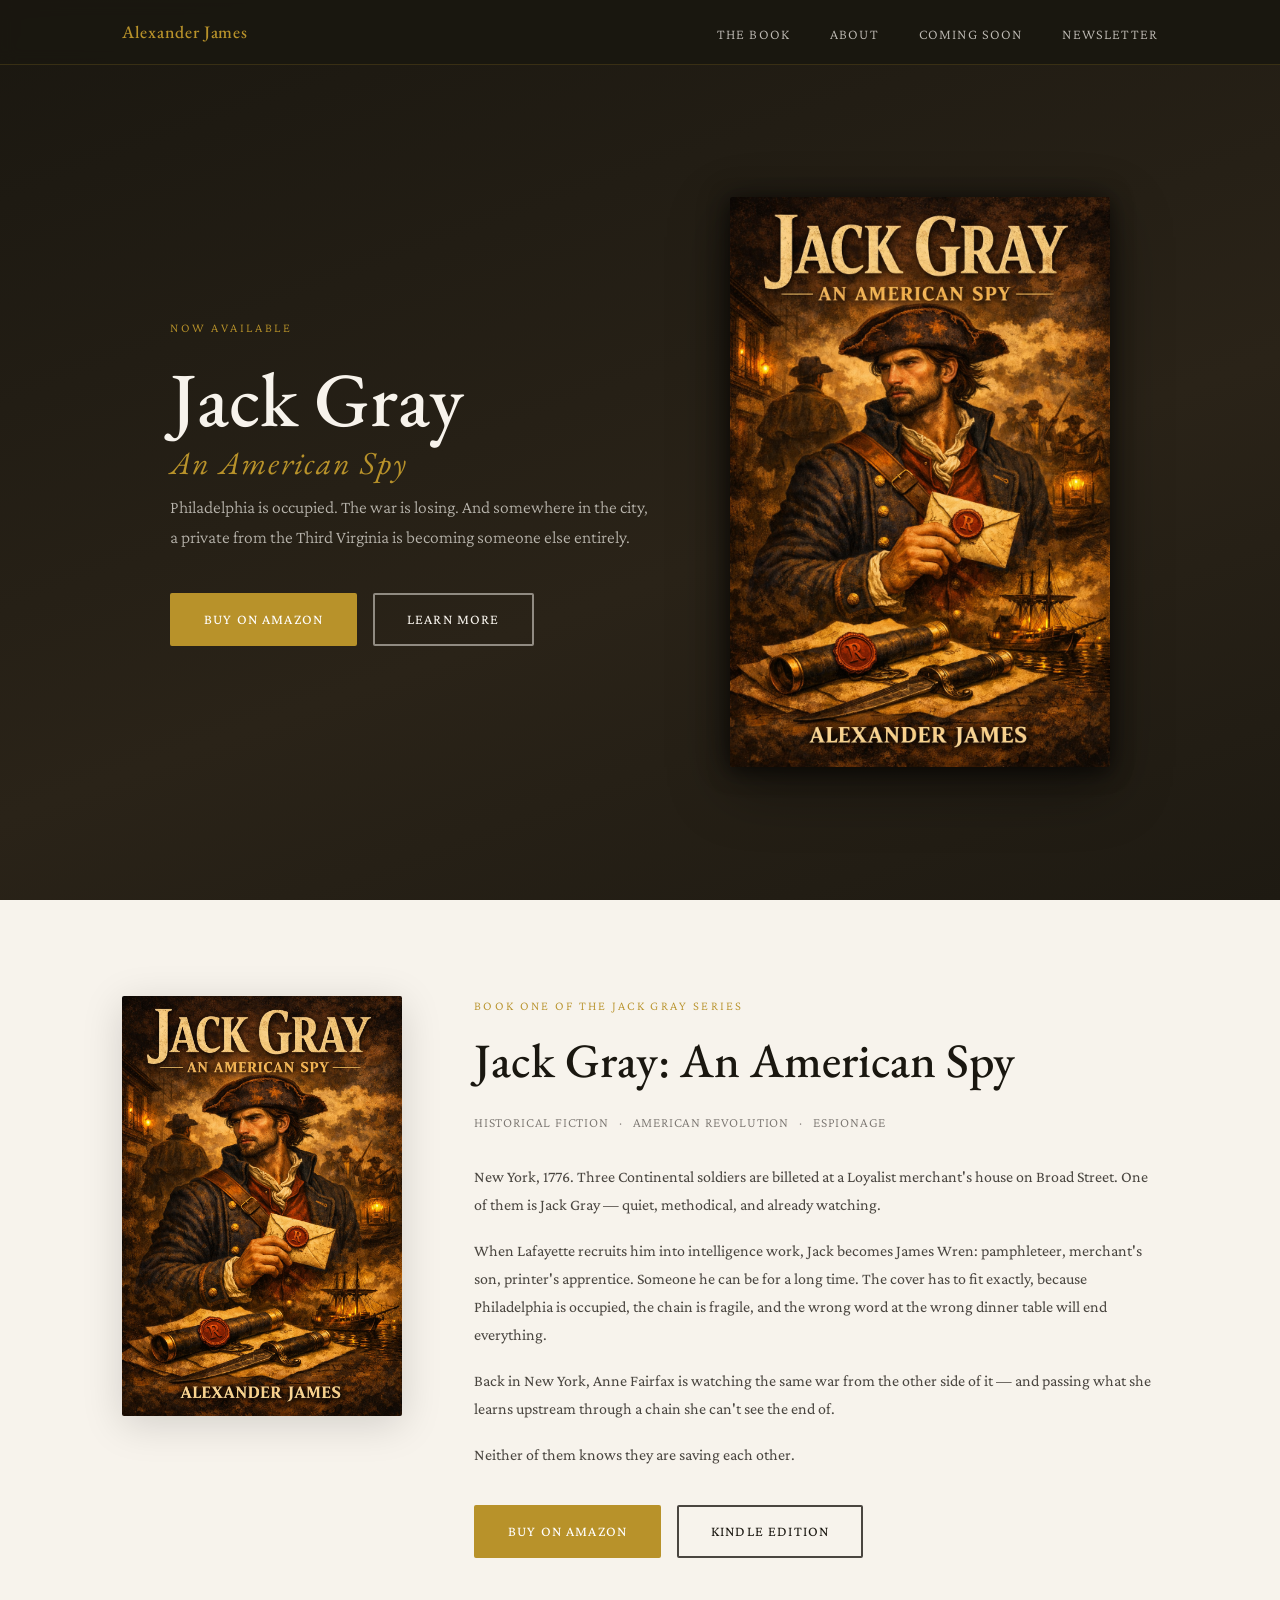
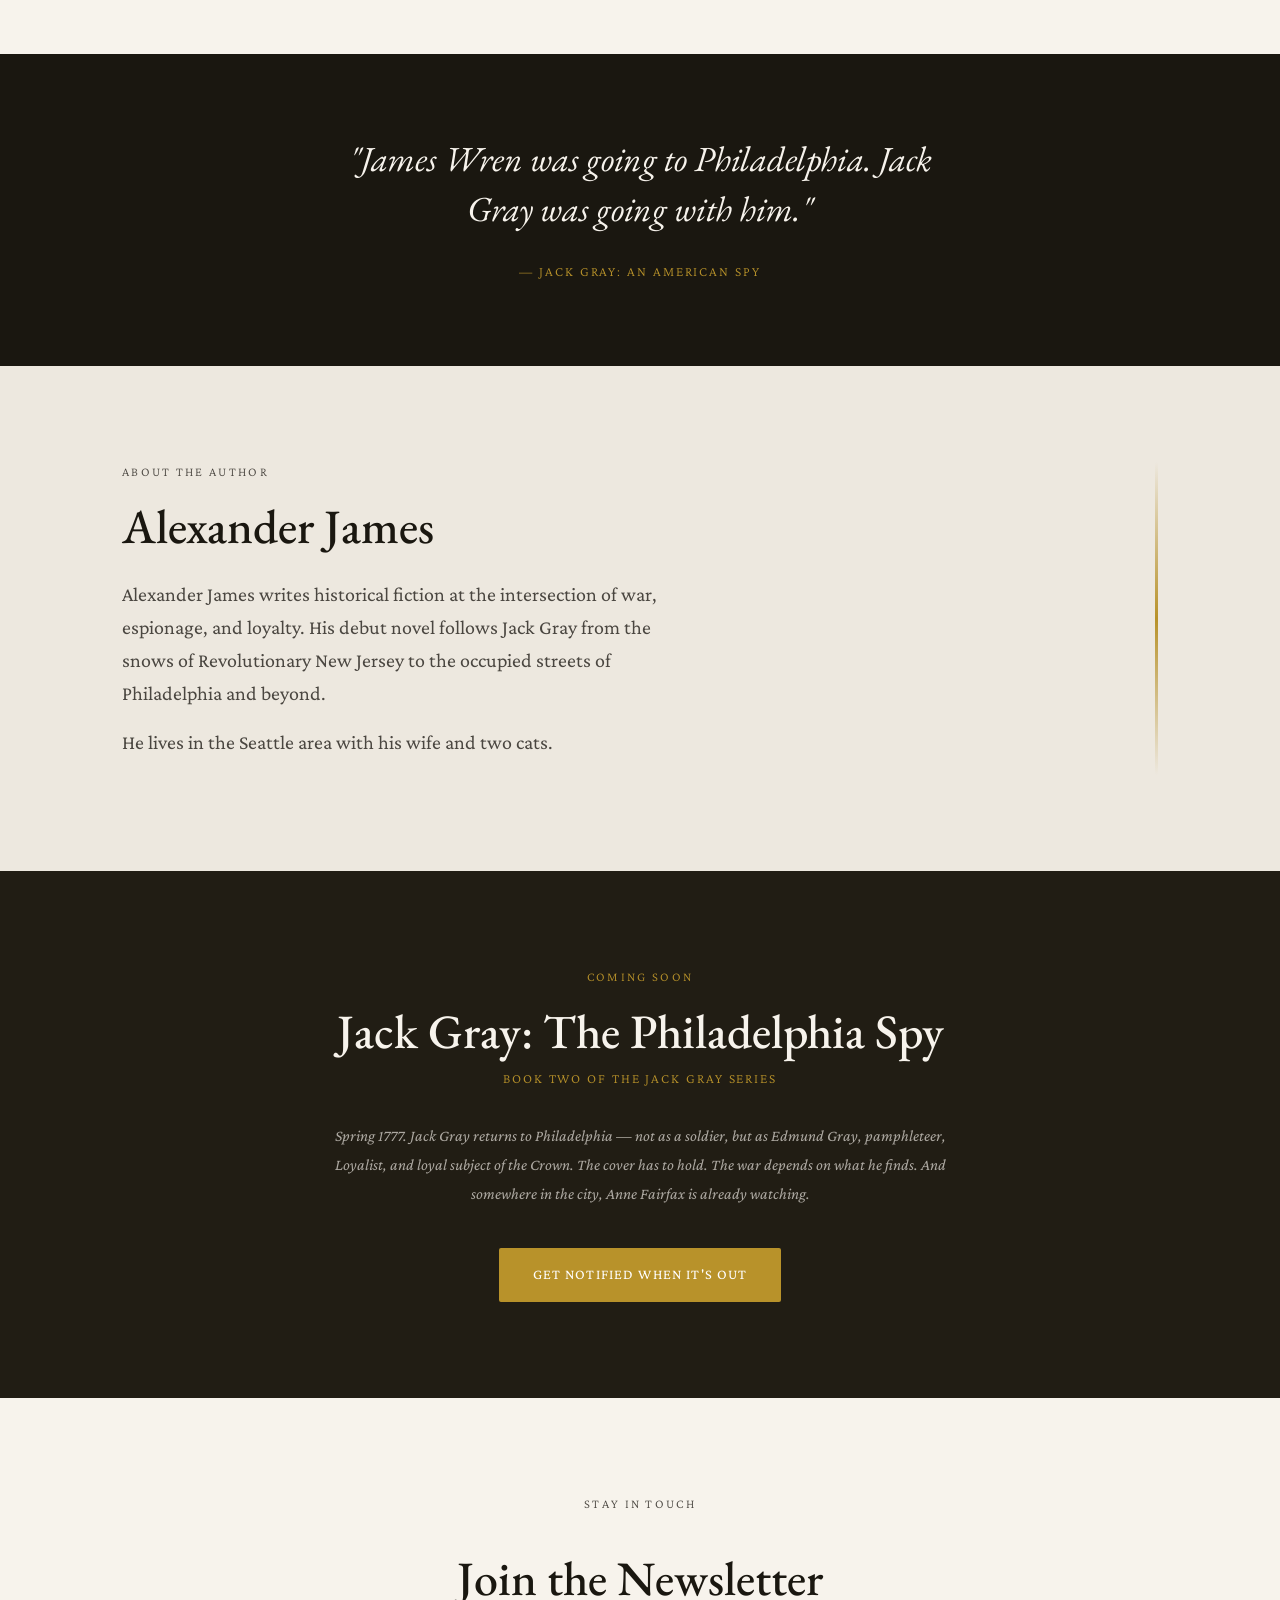
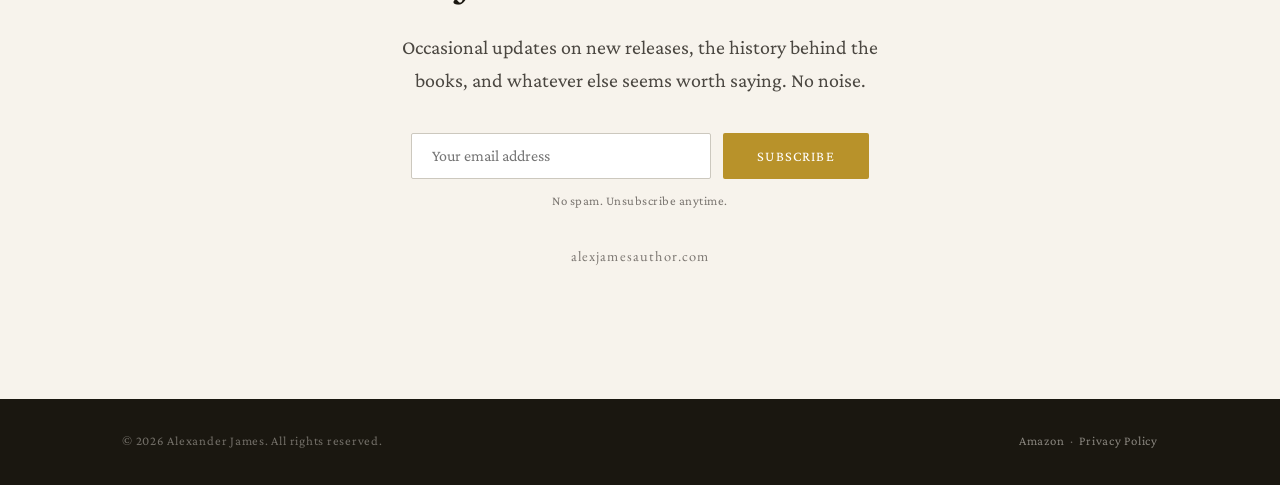
<file: index.html>
<!DOCTYPE html>
<html lang="en">
<head>
  <meta charset="UTF-8" />
  <meta name="viewport" content="width=device-width, initial-scale=1.0" />
  <title>Alexander James — Author</title>
  <meta name="description" content="Alexander James writes historical fiction at the intersection of war, espionage, and loyalty. Home of the Jack Gray series." />
  <link rel="preconnect" href="https://fonts.googleapis.com" />
  <link rel="preconnect" href="https://fonts.gstatic.com" crossorigin />
  <link href="https://fonts.googleapis.com/css2?family=EB+Garamond:ital,wght@0,400;0,500;0,600;1,400;1,500&family=Crimson+Pro:ital,wght@0,300;0,400;1,300;1,400&display=swap" rel="stylesheet" />
  <link rel="stylesheet" href="style.css" />
</head>
<body>

  <!-- NAV -->
  <nav id="nav">
    <div class="nav-inner">
      <a class="nav-logo" href="#top">Alexander James</a>
      <ul class="nav-links">
        <li><a href="#book">The Book</a></li>
        <li><a href="#about">About</a></li>
        <li><a href="#next">Coming Soon</a></li>
        <li><a href="#contact">Newsletter</a></li>
      </ul>
      <button class="nav-toggle" aria-label="Toggle menu">&#9776;</button>
    </div>
  </nav>

  <!-- HERO -->
  <section id="top" class="hero">
    <div class="hero-inner">
      <div class="hero-text">
        <p class="hero-eyebrow">Now Available</p>
        <h1 class="hero-title">Jack Gray<br><span>An American Spy</span></h1>
        <p class="hero-sub">Philadelphia is occupied. The war is losing. And somewhere in the city, a private from the Third Virginia is becoming someone else entirely.</p>
        <div class="hero-buttons">
          <a class="btn btn-primary" href="https://www.amazon.com" target="_blank" rel="noopener">Buy on Amazon</a>
          <a class="btn btn-secondary" href="#book">Learn More</a>
        </div>
      </div>
      <div class="hero-cover">
        <img src="images/cover.png" alt="Jack Gray — An American Spy book cover" />
      </div>
    </div>
  </section>

  <!-- BOOK -->
  <section id="book" class="book-section">
    <div class="section-inner">
      <div class="book-cover-col">
        <img src="images/cover.png" alt="Jack Gray — An American Spy" class="book-cover-img" />
      </div>
      <div class="book-text-col">
        <p class="section-label">Book One of the Jack Gray Series</p>
        <h2>Jack Gray: An American Spy</h2>
        <div class="book-meta">
          <span>Historical Fiction</span>
          <span>&middot;</span>
          <span>American Revolution</span>
          <span>&middot;</span>
          <span>Espionage</span>
        </div>
        <div class="book-description">
          <p>New York, 1776. Three Continental soldiers are billeted at a Loyalist merchant's house on Broad Street. One of them is Jack Gray — quiet, methodical, and already watching.</p>
          <p>When Lafayette recruits him into intelligence work, Jack becomes James Wren: pamphleteer, merchant's son, printer's apprentice. Someone he can be for a long time. The cover has to fit exactly, because Philadelphia is occupied, the chain is fragile, and the wrong word at the wrong dinner table will end everything.</p>
          <p>Back in New York, Anne Fairfax is watching the same war from the other side of it — and passing what she learns upstream through a chain she can't see the end of.</p>
          <p>Neither of them knows they are saving each other.</p>
        </div>
        <div class="book-buttons">
          <a class="btn btn-primary" href="https://www.amazon.com" target="_blank" rel="noopener">Buy on Amazon</a>
          <a class="btn btn-outline" href="https://www.amazon.com" target="_blank" rel="noopener">Kindle Edition</a>
        </div>
      </div>
    </div>
  </section>

  <!-- PULL QUOTE -->
  <section class="quote-section">
    <div class="section-inner section-inner--narrow">
      <blockquote>
        <p>"James Wren was going to Philadelphia. Jack Gray was going with him."</p>
        <cite>— Jack Gray: An American Spy</cite>
      </blockquote>
    </div>
  </section>

  <!-- ABOUT -->
  <section id="about" class="about-section">
    <div class="section-inner about-inner">
      <div class="about-text">
        <p class="section-label">About the Author</p>
        <h2>Alexander James</h2>
        <p>Alexander James writes historical fiction at the intersection of war, espionage, and loyalty. His debut novel follows Jack Gray from the snows of Revolutionary New Jersey to the occupied streets of Philadelphia and beyond.</p>
        <p>He lives in the Seattle area with his wife and two cats.</p>
      </div>
      <div class="about-divider"></div>
    </div>
  </section>

  <!-- COMING SOON -->
  <section id="next" class="next-section">
    <div class="section-inner next-inner">
      <p class="section-label">Coming Soon</p>
      <h2>Jack Gray: The Philadelphia Spy</h2>
      <p class="next-sub">Book Two of the Jack Gray Series</p>
      <p class="next-description">Spring 1777. Jack Gray returns to Philadelphia — not as a soldier, but as Edmund Gray, pamphleteer, Loyalist, and loyal subject of the Crown. The cover has to hold. The war depends on what he finds. And somewhere in the city, Anne Fairfax is already watching.</p>
      <a class="btn btn-primary" href="#contact">Get notified when it's out</a>
    </div>
  </section>

  <!-- NEWSLETTER -->
  <section id="contact" class="newsletter-section">
    <div class="section-inner section-inner--narrow">
      <p class="section-label">Stay in Touch</p>
      <h2>Join the Newsletter</h2>
      <p>Occasional updates on new releases, the history behind the books, and whatever else seems worth saying. No noise.</p>
      <form class="newsletter-form" action="#" method="post">
        <div class="form-row">
          <input type="email" name="email" placeholder="Your email address" required aria-label="Email address" />
          <button type="submit" class="btn btn-primary">Subscribe</button>
        </div>
        <p class="form-note">No spam. Unsubscribe anytime.</p>
      </form>
      <p class="contact-site">alexjamesauthor.com</p>
    </div>
  </section>

  <!-- FOOTER -->
  <footer class="site-footer">
    <div class="footer-inner">
      <p>&copy; 2026 Alexander James. All rights reserved.</p>
      <p class="footer-links">
        <a href="https://www.amazon.com" target="_blank" rel="noopener">Amazon</a> &nbsp;&middot;&nbsp;
        <a href="privacy.html">Privacy Policy</a>
      </p>
    </div>
  </footer>

  <script src="script.js"></script>
</body>
</html>
</file>
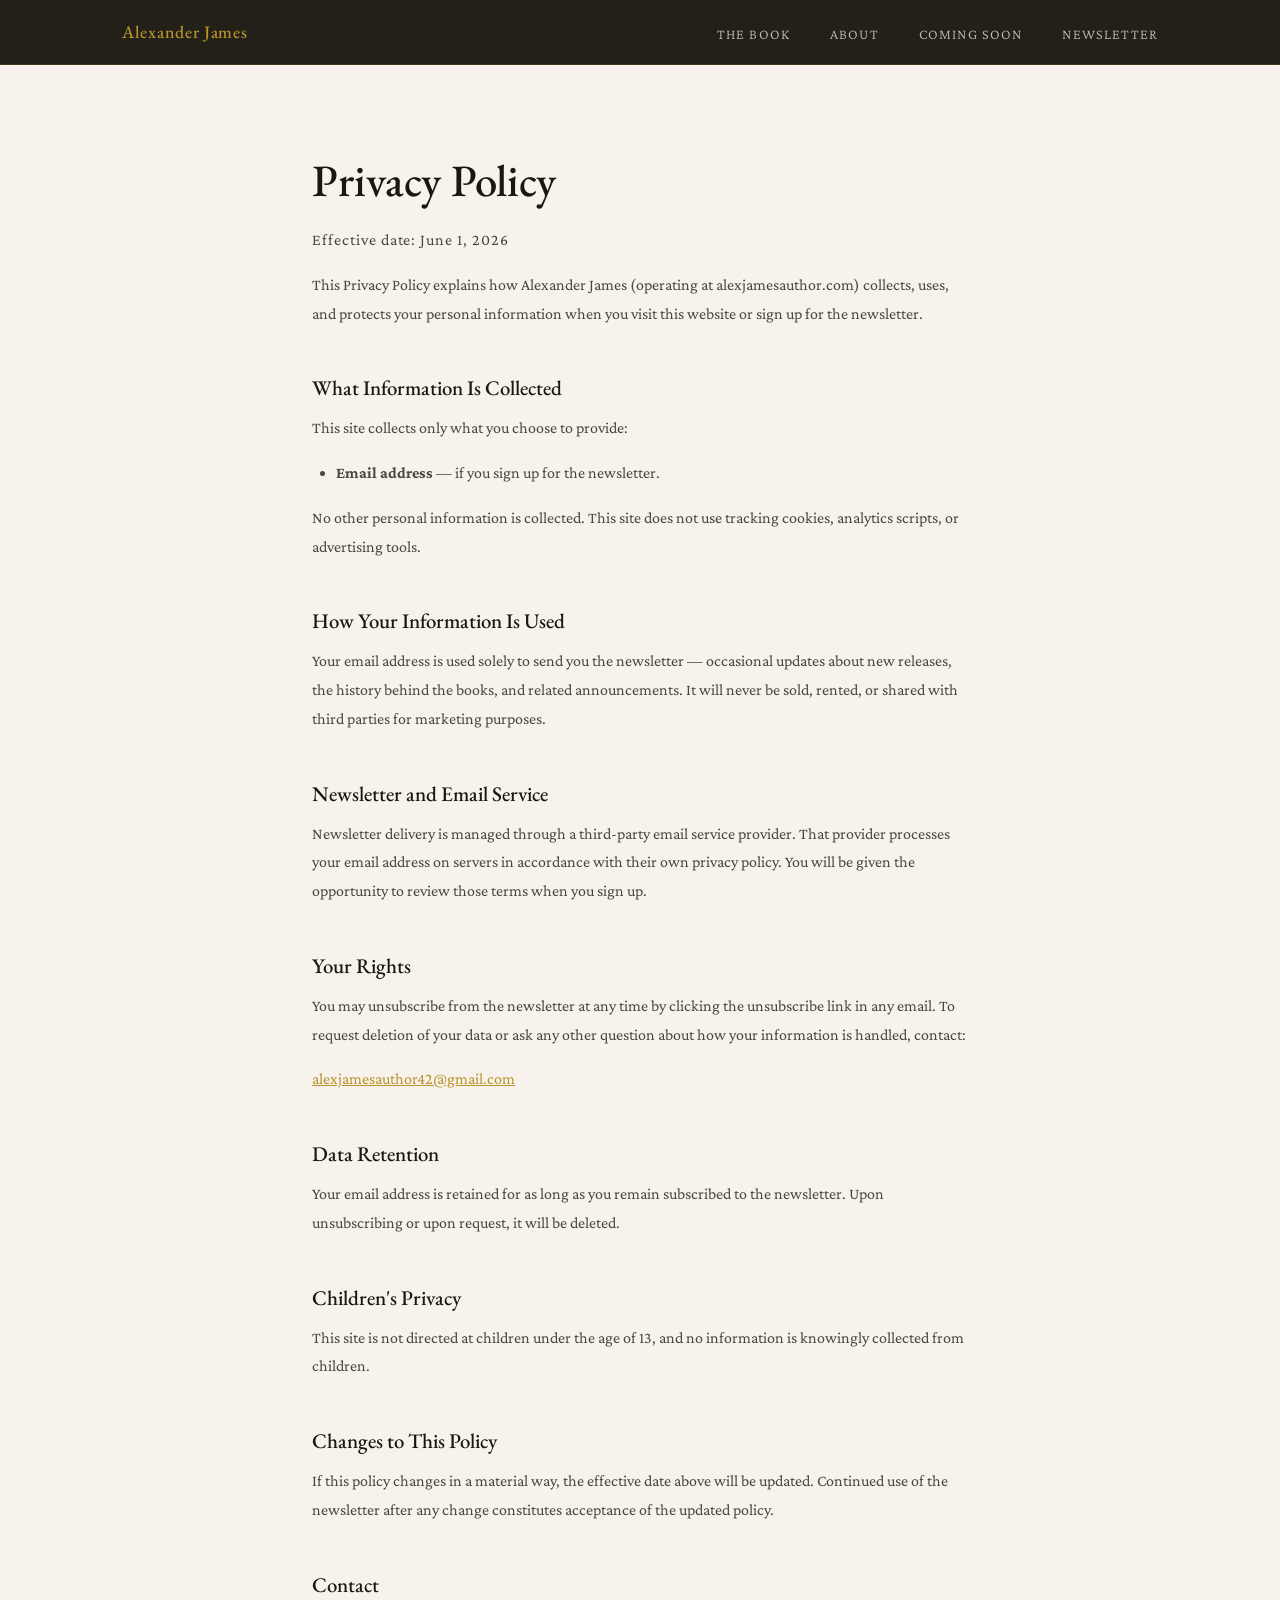
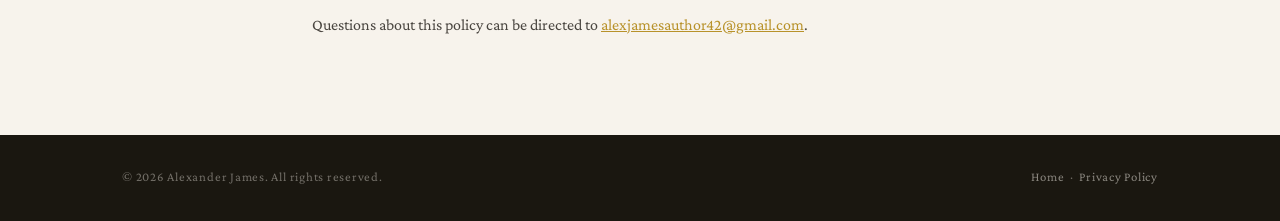
<file: privacy.html>
<!DOCTYPE html>
<html lang="en">
<head>
  <meta charset="UTF-8" />
  <meta name="viewport" content="width=device-width, initial-scale=1.0" />
  <title>Privacy Policy — Alexander James</title>
  <link rel="preconnect" href="https://fonts.googleapis.com" />
  <link rel="preconnect" href="https://fonts.gstatic.com" crossorigin />
  <link href="https://fonts.googleapis.com/css2?family=EB+Garamond:ital,wght@0,400;0,500;0,600;1,400;1,500&family=Crimson+Pro:ital,wght@0,300;0,400;1,300;1,400&display=swap" rel="stylesheet" />
  <link rel="stylesheet" href="style.css" />
  <style>
    .policy-page {
      padding-top: 64px;
      min-height: 100vh;
      background: var(--parchment);
    }
    .policy-inner {
      max-width: 720px;
      margin: 0 auto;
      padding: 80px 32px;
    }
    .policy-inner h1 {
      font-family: var(--font-serif);
      font-size: clamp(2rem, 4vw, 2.8rem);
      font-weight: 500;
      color: var(--ink);
      margin-bottom: 8px;
    }
    .policy-date {
      font-size: 0.85rem;
      color: var(--ink-muted);
      letter-spacing: 0.06em;
      margin-bottom: 56px;
    }
    .policy-inner h2 {
      font-family: var(--font-serif);
      font-size: 1.3rem;
      font-weight: 500;
      color: var(--ink);
      margin-top: 48px;
      margin-bottom: 14px;
    }
    .policy-inner p {
      color: var(--ink-light);
      font-size: 1rem;
      line-height: 1.8;
      margin-bottom: 16px;
    }
    .policy-inner ul {
      color: var(--ink-light);
      font-size: 1rem;
      line-height: 1.8;
      margin-bottom: 16px;
      padding-left: 24px;
    }
    .policy-inner ul li { margin-bottom: 8px; }
    .policy-inner a { color: var(--gold); text-decoration: underline; }
    .policy-inner a:hover { color: var(--gold-dark); }
  </style>
</head>
<body>

  <nav id="nav">
    <div class="nav-inner">
      <a class="nav-logo" href="index.html">Alexander James</a>
      <ul class="nav-links">
        <li><a href="index.html#book">The Book</a></li>
        <li><a href="index.html#about">About</a></li>
        <li><a href="index.html#next">Coming Soon</a></li>
        <li><a href="index.html#contact">Newsletter</a></li>
      </ul>
      <button class="nav-toggle" aria-label="Toggle menu">&#9776;</button>
    </div>
  </nav>

  <div class="policy-page">
    <div class="policy-inner">
      <h1>Privacy Policy</h1>
      <p class="policy-date">Effective date: June 1, 2026</p>

      <p>This Privacy Policy explains how Alexander James (operating at alexjamesauthor.com) collects, uses, and protects your personal information when you visit this website or sign up for the newsletter.</p>

      <h2>What Information Is Collected</h2>
      <p>This site collects only what you choose to provide:</p>
      <ul>
        <li><strong>Email address</strong> — if you sign up for the newsletter.</li>
      </ul>
      <p>No other personal information is collected. This site does not use tracking cookies, analytics scripts, or advertising tools.</p>

      <h2>How Your Information Is Used</h2>
      <p>Your email address is used solely to send you the newsletter — occasional updates about new releases, the history behind the books, and related announcements. It will never be sold, rented, or shared with third parties for marketing purposes.</p>

      <h2>Newsletter and Email Service</h2>
      <p>Newsletter delivery is managed through a third-party email service provider. That provider processes your email address on servers in accordance with their own privacy policy. You will be given the opportunity to review those terms when you sign up.</p>

      <h2>Your Rights</h2>
      <p>You may unsubscribe from the newsletter at any time by clicking the unsubscribe link in any email. To request deletion of your data or ask any other question about how your information is handled, contact:</p>
      <p><a href="mailto:alexjamesauthor42@gmail.com">alexjamesauthor42@gmail.com</a></p>

      <h2>Data Retention</h2>
      <p>Your email address is retained for as long as you remain subscribed to the newsletter. Upon unsubscribing or upon request, it will be deleted.</p>

      <h2>Children's Privacy</h2>
      <p>This site is not directed at children under the age of 13, and no information is knowingly collected from children.</p>

      <h2>Changes to This Policy</h2>
      <p>If this policy changes in a material way, the effective date above will be updated. Continued use of the newsletter after any change constitutes acceptance of the updated policy.</p>

      <h2>Contact</h2>
      <p>Questions about this policy can be directed to <a href="mailto:alexjamesauthor42@gmail.com">alexjamesauthor42@gmail.com</a>.</p>
    </div>
  </div>

  <footer class="site-footer">
    <div class="footer-inner">
      <p>&copy; 2026 Alexander James. All rights reserved.</p>
      <p class="footer-links">
        <a href="index.html">Home</a> &nbsp;&middot;&nbsp;
        <a href="privacy.html">Privacy Policy</a>
      </p>
    </div>
  </footer>

  <script src="script.js"></script>
</body>
</html>
</file>
<file: style.css>
/* ============================================================
   BASE
   ============================================================ */
*, *::before, *::after { box-sizing: border-box; margin: 0; padding: 0; }

:root {
  --ink:        #1a1710;
  --ink-light:  #4a4640;
  --ink-muted:  #7a7570;
  --parchment:  #f7f3ec;
  --parchment-dark: #ede8df;
  --gold:       #b8922a;
  --gold-dark:  #8a6a18;
  --red:        #7a2020;
  --white:      #ffffff;

  --font-serif: 'EB Garamond', Georgia, serif;
  --font-body:  'Crimson Pro', Georgia, serif;

  --max-w: 1100px;
  --section-pad: 96px;
}

html { scroll-behavior: smooth; }

body {
  font-family: var(--font-body);
  font-size: 20px;
  line-height: 1.65;
  color: var(--ink);
  background: var(--parchment);
}

img { display: block; max-width: 100%; height: auto; }
a { color: inherit; text-decoration: none; }

/* ============================================================
   NAV
   ============================================================ */
#nav {
  position: fixed;
  top: 0; left: 0; right: 0;
  z-index: 100;
  background: rgba(26, 23, 16, 0.96);
  backdrop-filter: blur(8px);
  border-bottom: 1px solid rgba(184, 146, 42, 0.2);
}

.nav-inner {
  max-width: var(--max-w);
  margin: 0 auto;
  padding: 0 32px;
  height: 64px;
  display: flex;
  align-items: center;
  justify-content: space-between;
}

.nav-logo {
  font-family: var(--font-serif);
  font-size: 1.1rem;
  font-weight: 500;
  color: var(--gold);
  letter-spacing: 0.04em;
}

.nav-links {
  list-style: none;
  display: flex;
  gap: 40px;
}

.nav-links a {
  font-family: var(--font-body);
  font-size: 0.9rem;
  font-weight: 300;
  color: rgba(247, 243, 236, 0.75);
  letter-spacing: 0.08em;
  text-transform: uppercase;
  transition: color 0.2s;
}

.nav-links a:hover { color: var(--gold); }

.nav-toggle {
  display: none;
  background: none;
  border: none;
  color: var(--parchment);
  font-size: 1.5rem;
  cursor: pointer;
}

/* ============================================================
   BUTTONS
   ============================================================ */
.btn {
  display: inline-block;
  padding: 13px 32px;
  font-family: var(--font-body);
  font-size: 0.9rem;
  font-weight: 400;
  letter-spacing: 0.08em;
  text-transform: uppercase;
  border-radius: 2px;
  transition: background 0.2s, color 0.2s, border-color 0.2s;
  cursor: pointer;
}

.btn-primary {
  background: var(--gold);
  color: var(--white);
  border: 2px solid var(--gold);
}
.btn-primary:hover {
  background: var(--gold-dark);
  border-color: var(--gold-dark);
}

.btn-secondary {
  background: transparent;
  color: var(--parchment);
  border: 2px solid rgba(247, 243, 236, 0.5);
}
.btn-secondary:hover {
  border-color: var(--parchment);
}

.btn-outline {
  background: transparent;
  color: var(--ink);
  border: 2px solid var(--ink-light);
}
.btn-outline:hover {
  border-color: var(--ink);
}

/* ============================================================
   SECTION LAYOUT
   ============================================================ */
.section-inner {
  max-width: var(--max-w);
  margin: 0 auto;
  padding: 0 32px;
}

.section-inner--narrow {
  max-width: 700px;
}

.section-label {
  font-family: var(--font-body);
  font-size: 0.8rem;
  font-weight: 300;
  letter-spacing: 0.18em;
  text-transform: uppercase;
  color: var(--gold);
  margin-bottom: 16px;
}

h2 {
  font-family: var(--font-serif);
  font-size: clamp(2rem, 4vw, 3rem);
  font-weight: 500;
  line-height: 1.15;
  color: var(--ink);
  margin-bottom: 24px;
}

/* ============================================================
   HERO
   ============================================================ */
.hero {
  min-height: 100vh;
  background: linear-gradient(160deg, #1a1710 0%, #2a2318 60%, #1e1a12 100%);
  display: flex;
  align-items: center;
  padding-top: 64px;
}

.hero-inner {
  max-width: var(--max-w);
  margin: 0 auto;
  padding: 80px 32px;
  display: grid;
  grid-template-columns: 1fr 380px;
  gap: 80px;
  align-items: center;
}

.hero-eyebrow {
  font-family: var(--font-body);
  font-size: 0.8rem;
  font-weight: 300;
  letter-spacing: 0.2em;
  text-transform: uppercase;
  color: var(--gold);
  margin-bottom: 20px;
}

.hero-title {
  font-family: var(--font-serif);
  font-size: clamp(3rem, 6vw, 5rem);
  font-weight: 500;
  line-height: 1.05;
  color: var(--parchment);
  margin-bottom: 12px;
}

.hero-title span {
  font-size: clamp(1.4rem, 2.5vw, 2rem);
  font-weight: 400;
  font-style: italic;
  color: var(--gold);
  display: block;
  margin-top: 8px;
  letter-spacing: 0.06em;
}

.hero-sub {
  font-family: var(--font-body);
  font-size: 1.1rem;
  font-weight: 300;
  color: rgba(247, 243, 236, 0.7);
  line-height: 1.7;
  margin-bottom: 40px;
  max-width: 480px;
}

.hero-buttons { display: flex; gap: 16px; flex-wrap: wrap; }

.hero-cover {
  position: relative;
}

.hero-cover img {
  width: 100%;
  border-radius: 2px;
  box-shadow:
    0 4px 20px rgba(0,0,0,0.5),
    0 20px 60px rgba(0,0,0,0.4),
    -4px 0 30px rgba(0,0,0,0.3);
}

/* ============================================================
   BOOK SECTION
   ============================================================ */
.book-section {
  padding: var(--section-pad) 0;
  background: var(--parchment);
}

.book-section .section-inner {
  display: grid;
  grid-template-columns: 280px 1fr;
  gap: 72px;
  align-items: start;
}

.book-cover-col img {
  width: 100%;
  box-shadow: 0 8px 40px rgba(0,0,0,0.15);
  border-radius: 2px;
}

.book-meta {
  display: flex;
  gap: 10px;
  font-size: 0.85rem;
  letter-spacing: 0.06em;
  color: var(--ink-muted);
  margin-bottom: 28px;
  font-weight: 300;
  text-transform: uppercase;
}

.book-description p {
  margin-bottom: 18px;
  color: var(--ink-light);
  font-size: 1rem;
  line-height: 1.75;
}

.book-buttons {
  display: flex;
  gap: 16px;
  flex-wrap: wrap;
  margin-top: 36px;
}

/* ============================================================
   PULL QUOTE
   ============================================================ */
.quote-section {
  background: var(--ink);
  padding: 80px 0;
}

.quote-section blockquote {
  text-align: center;
}

.quote-section blockquote p {
  font-family: var(--font-serif);
  font-size: clamp(1.4rem, 3vw, 2.2rem);
  font-style: italic;
  color: var(--parchment);
  line-height: 1.4;
  margin-bottom: 20px;
}

.quote-section blockquote cite {
  font-family: var(--font-body);
  font-size: 0.85rem;
  font-weight: 300;
  letter-spacing: 0.14em;
  text-transform: uppercase;
  color: var(--gold);
  font-style: normal;
}

/* ============================================================
   ABOUT
   ============================================================ */
.about-section {
  padding: var(--section-pad) 0;
  background: var(--parchment-dark);
}

.about-inner {
  display: grid;
  grid-template-columns: 1fr 3px;
  gap: 64px;
  align-items: start;
}

.about-text h2 { margin-bottom: 24px; }

.about-text p {
  color: var(--ink-light);
  margin-bottom: 16px;
  max-width: 580px;
}

.about-divider {
  background: linear-gradient(to bottom, transparent, var(--gold), transparent);
  align-self: stretch;
  min-height: 200px;
}

/* ============================================================
   COMING SOON
   ============================================================ */
.next-section {
  padding: var(--section-pad) 0;
  background: #211d14;
  text-align: center;
}

.next-inner {
  max-width: 700px;
}

.next-section h2 {
  color: var(--parchment);
  margin-bottom: 8px;
}

.next-sub {
  font-family: var(--font-body);
  font-size: 0.85rem;
  font-weight: 300;
  letter-spacing: 0.14em;
  text-transform: uppercase;
  color: var(--gold);
  margin-bottom: 32px;
}

.next-description {
  color: rgba(247, 243, 236, 0.65);
  font-size: 1rem;
  line-height: 1.8;
  margin-bottom: 40px;
  font-style: italic;
}

/* ============================================================
   NEWSLETTER
   ============================================================ */
.newsletter-section {
  padding: var(--section-pad) 0;
  background: var(--parchment);
  text-align: center;
}

.newsletter-section p {
  color: var(--ink-light);
  margin-bottom: 36px;
  max-width: 520px;
  margin-left: auto;
  margin-right: auto;
}

.newsletter-form { margin-bottom: 12px; }

.form-row {
  display: flex;
  gap: 12px;
  justify-content: center;
  flex-wrap: wrap;
}

.form-row input[type="email"] {
  padding: 13px 20px;
  font-family: var(--font-body);
  font-size: 1rem;
  border: 1px solid #ccc8be;
  border-radius: 2px;
  background: var(--white);
  color: var(--ink);
  width: 300px;
  outline: none;
  transition: border-color 0.2s;
}

.form-row input[type="email"]:focus {
  border-color: var(--gold);
}

.form-note {
  font-size: 0.8rem !important;
  color: var(--ink-muted) !important;
  margin-top: 12px !important;
  margin-bottom: 0 !important;
  letter-spacing: 0.04em;
}

.contact-site {
  font-family: var(--font-serif);
  font-size: 0.9rem !important;
  color: var(--ink-muted) !important;
  margin-top: 32px !important;
  letter-spacing: 0.08em;
}

/* ============================================================
   FOOTER
   ============================================================ */
.site-footer {
  background: var(--ink);
  padding: 32px 0;
}

.footer-inner {
  max-width: var(--max-w);
  margin: 0 auto;
  padding: 0 32px;
  display: flex;
  justify-content: space-between;
  align-items: center;
  gap: 16px;
}

.site-footer p {
  font-size: 0.8rem;
  color: rgba(247, 243, 236, 0.4);
  letter-spacing: 0.06em;
}

.footer-links a {
  color: rgba(247, 243, 236, 0.5);
  font-size: 0.8rem;
  transition: color 0.2s;
}

.footer-links a:hover { color: var(--gold); }

/* ============================================================
   RESPONSIVE
   ============================================================ */
@media (max-width: 900px) {
  .hero-inner {
    grid-template-columns: 1fr;
    text-align: center;
    gap: 48px;
  }

  .hero-cover {
    max-width: 280px;
    margin: 0 auto;
  }

  .hero-sub { margin-left: auto; margin-right: auto; }
  .hero-buttons { justify-content: center; }

  .book-section .section-inner {
    grid-template-columns: 1fr;
  }

  .book-cover-col {
    max-width: 240px;
    margin: 0 auto;
  }

  .book-text-col { text-align: center; }
  .book-meta { justify-content: center; }
  .book-buttons { justify-content: center; }

  .about-inner {
    grid-template-columns: 1fr;
  }

  .about-divider { display: none; }
  .about-text p { max-width: 100%; }

  .footer-inner { flex-direction: column; text-align: center; }
}

@media (max-width: 640px) {
  :root { --section-pad: 64px; }

  .nav-links { display: none; }
  .nav-links.open {
    display: flex;
    flex-direction: column;
    position: absolute;
    top: 64px; left: 0; right: 0;
    background: rgba(26, 23, 16, 0.98);
    padding: 24px 32px;
    gap: 20px;
  }

  .nav-toggle { display: block; }

  .form-row input[type="email"] { width: 100%; }
  .form-row { flex-direction: column; align-items: center; }
}
</file>
